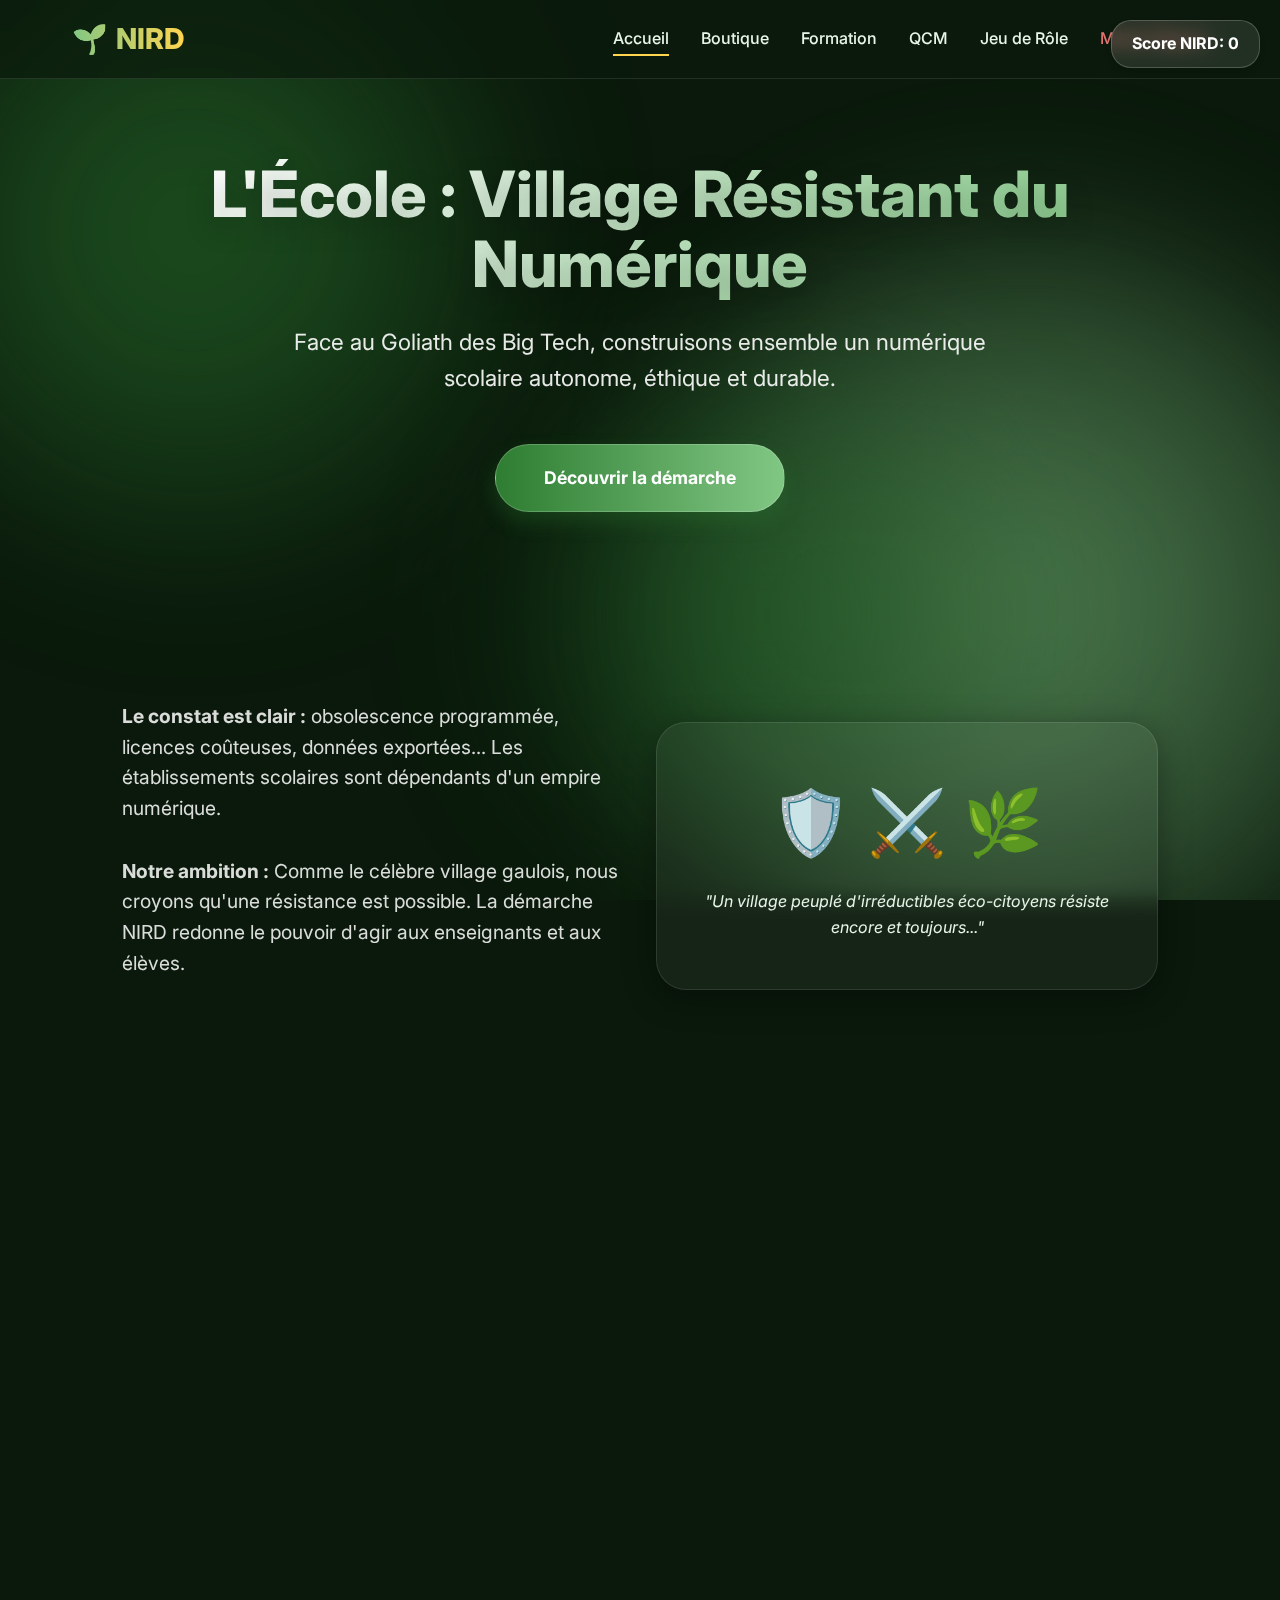
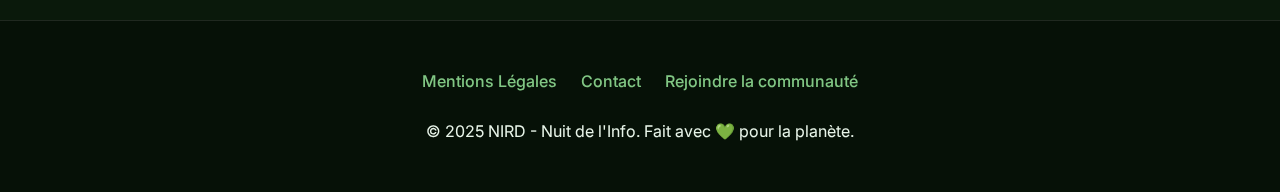
<file: index.html>
<!DOCTYPE html>
<html lang="fr">
	<head>
		<meta charset="UTF-8" />
		<meta name="viewport" content="width=device-width, initial-scale=1.0" />
		<title>NIRD - Numérique Inclusif, Responsable et Durable</title>
		<link rel="preconnect" href="https://fonts.googleapis.com" />
		<link rel="preconnect" href="https://fonts.gstatic.com" crossorigin />
		<link
			href="https://fonts.googleapis.com/css2?family=Inter:wght@400;500;700;800&display=swap"
			rel="stylesheet"
		/>
		<link rel="stylesheet" href="css/common.css" />
		<link rel="stylesheet" href="css/home.css" />
	</head>
	<body>
		<div class="background-blobs">
			<div class="blob blob-1"></div>
			<div class="blob blob-2"></div>
			<div class="blob blob-3"></div>
		</div>
		<header>
			<nav>
				<a href="index.html" class="logo"> <span>🌱</span> NIRD </a>
				<ul class="nav-links">
					<li><a href="index.html" class="active">Accueil</a></li>
					<li><a href="boutique.html">Boutique</a></li>
					<li><a href="formation.html">Formation</a></li>
					<li><a href="qcm.html">QCM</a></li>
					<li><a href="roleplay.html">Jeu de Rôle</a></li>
					<li><a href="degueu.html" style="color: #e57373">Mode Dégueu</a></li>
				</ul>
			</nav>
		</header>

		<section class="hero">
			<div class="hero-content">
				<h1>L'École : Village Résistant du Numérique</h1>
				<p>
					Face au Goliath des Big Tech, construisons ensemble un numérique
					scolaire autonome, éthique et durable.
				</p>
				<a href="#about" class="cta-button">Découvrir la démarche</a>
			</div>
		</section>

		<section id="about" class="about">
			<h2>Le Défi du Siècle</h2>
			<div class="about-grid">
				<div class="about-text">
					<p>
						<strong>Le constat est clair :</strong> obsolescence programmée,
						licences coûteuses, données exportées... Les établissements
						scolaires sont dépendants d'un empire numérique.
					</p>
					<p>
						<strong>Notre ambition :</strong> Comme le célèbre village gaulois,
						nous croyons qu'une résistance est possible. La démarche NIRD
						redonne le pouvoir d'agir aux enseignants et aux élèves.
					</p>
				</div>
				<div class="about-visual">
					<div style="font-size: 4rem; margin-bottom: 1rem">🛡️ ⚔️ 🌿</div>
					<p>
						<em
							>"Un village peuplé d'irréductibles éco-citoyens résiste encore et
							toujours..."</em
						>
					</p>
				</div>
			</div>
		</section>

		<section class="values">
			<div class="values-container">
				<h2 class="section-title">Les Piliers NIRD</h2>
				<div class="cards-grid">
					<div class="card">
						<h3>🤝 Inclusif</h3>
						<p>
							Un numérique accessible à tous, sans barrière financière ou
							technique. Le logiciel libre est notre allié pour garantir
							l'égalité des chances.
						</p>
					</div>
					<div class="card">
						<h3>🌍 Responsable</h3>
						<p>
							Protéger les données de nos élèves et former des citoyens
							éclairés, conscients des enjeux de la surveillance numérique.
						</p>
					</div>
					<div class="card">
						<h3>♻️ Durable</h3>
						<p>
							Lutter contre l'obsolescence matérielle. Réparer, réutiliser et
							choisir des solutions logicielles légères qui ne forcent pas au
							renouvellement.
						</p>
					</div>
				</div>
			</div>
		</section>

		<footer>
			<div class="footer-links">
				<a href="#">Mentions Légales</a>
				<a href="#">Contact</a>
				<a href="#">Rejoindre la communauté</a>
			</div>
			<p>&copy; 2025 NIRD - Nuit de l'Info. Fait avec 💚 pour la planète.</p>
		</footer>

		<script src="scripts/home.js"></script>
		<script src="scripts/global.js"></script>
	</body>
</html>
</file>
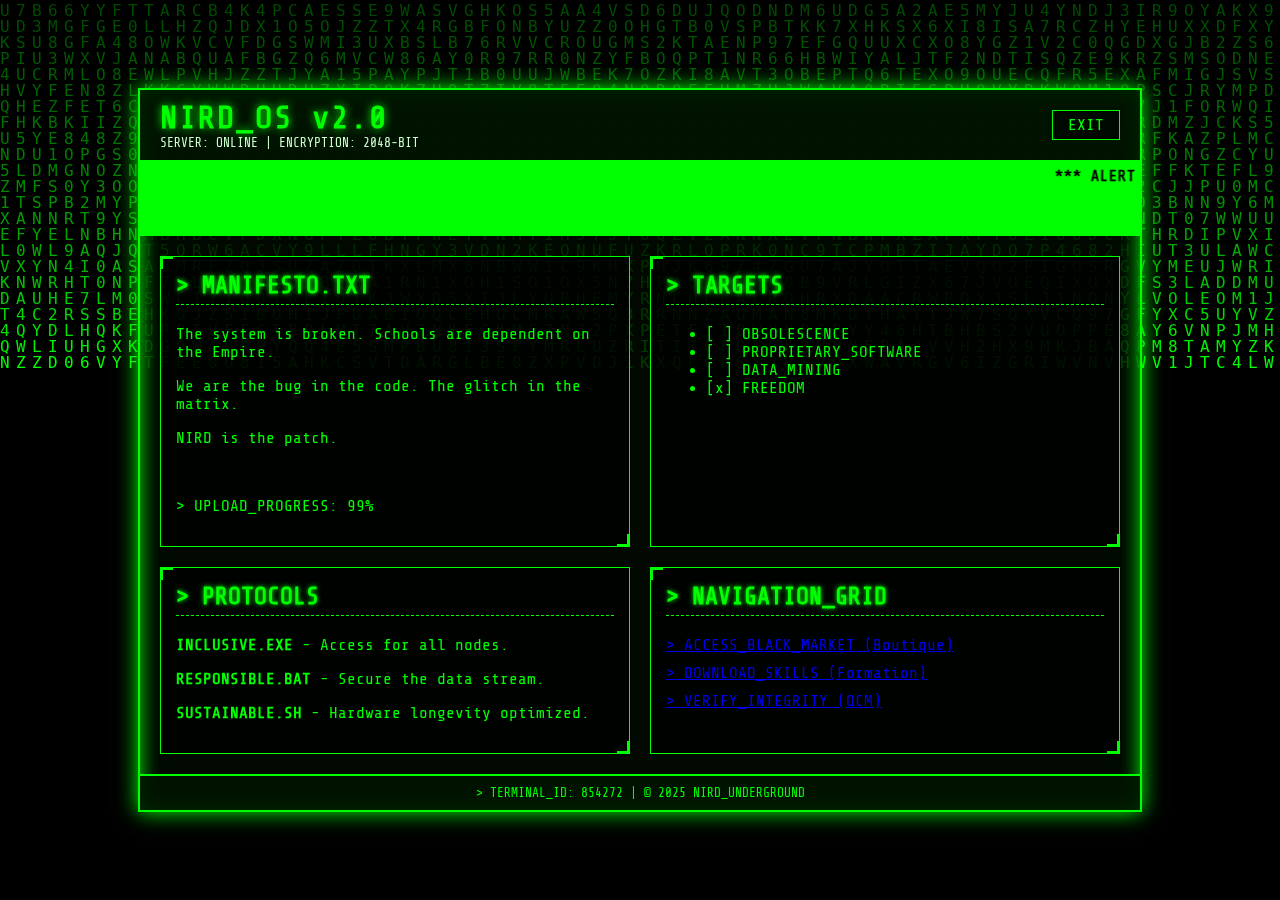
<file: degueu.html>
<!DOCTYPE html>
<html lang="fr">
<head>
    <meta charset="UTF-8">
    <meta name="viewport" content="width=device-width, initial-scale=1.0">
    <title>NIRD // SYSTEM_ROOT</title>
    <link rel="stylesheet" href="css/degueu.css">
</head>
<body>
    <canvas id="matrix"></canvas>

    <div class="mainframe">
        <header>
            <div>
                <h1>NIRD_OS v2.0</h1>
                <div class="status-bar">SERVER: ONLINE | ENCRYPTION: 2048-BIT</div>
            </div>
            <nav>
                <a href="home.html">EXIT</a>
            </nav>
        </header>

        <div class="marquee-container">
            <marquee scrollamount="10">*** ALERT: BIG TECH SURVEILLANCE DETECTED *** INITIATING COUNTER-MEASURES *** JOIN THE RESISTANCE *** FREE YOUR MIND ***</marquee>
        </div>

        <main>
            <div class="module">
                <h2>> MANIFESTO.TXT</h2>
                <p>The system is broken. Schools are dependent on the Empire.</p>
                <p>We are the bug in the code. The glitch in the matrix.</p>
                <p>NIRD is the patch.</p>
                <br>
                <p class="glitch">> UPLOAD_PROGRESS: 99%</p>
            </div>

            <div class="module">
                <h2>> TARGETS</h2>
                <ul>
                    <li>[ ] OBSOLESCENCE</li>
                    <li>[ ] PROPRIETARY_SOFTWARE</li>
                    <li>[ ] DATA_MINING</li>
                    <li>[x] FREEDOM</li>
                </ul>
            </div>

            <div class="module">
                <h2>> PROTOCOLS</h2>
                <p><strong>INCLUSIVE.EXE</strong> - Access for all nodes.</p>
                <p><strong>RESPONSIBLE.BAT</strong> - Secure the data stream.</p>
                <p><strong>SUSTAINABLE.SH</strong> - Hardware longevity optimized.</p>
            </div>

            <div class="module">
                <h2>> NAVIGATION_GRID</h2>
                <div style="display: grid; gap: 10px;">
                    <a href="boutique.html">> ACCESS_BLACK_MARKET (Boutique)</a>
                    <a href="formation.html">> DOWNLOAD_SKILLS (Formation)</a>
                    <a href="qcm.html">> VERIFY_INTEGRITY (QCM)</a>
                </div>
            </div>
        </main>

        <footer>
            > TERMINAL_ID: <span id="term-id"></span> | © 2025 NIRD_UNDERGROUND
        </footer>
    </div>

    <script src="scripts/matrix.js"></script>
    <script>
        document.getElementById('term-id').innerText = Math.floor(Math.random() * 999999);
    </script>
</body>
</html>
</file>
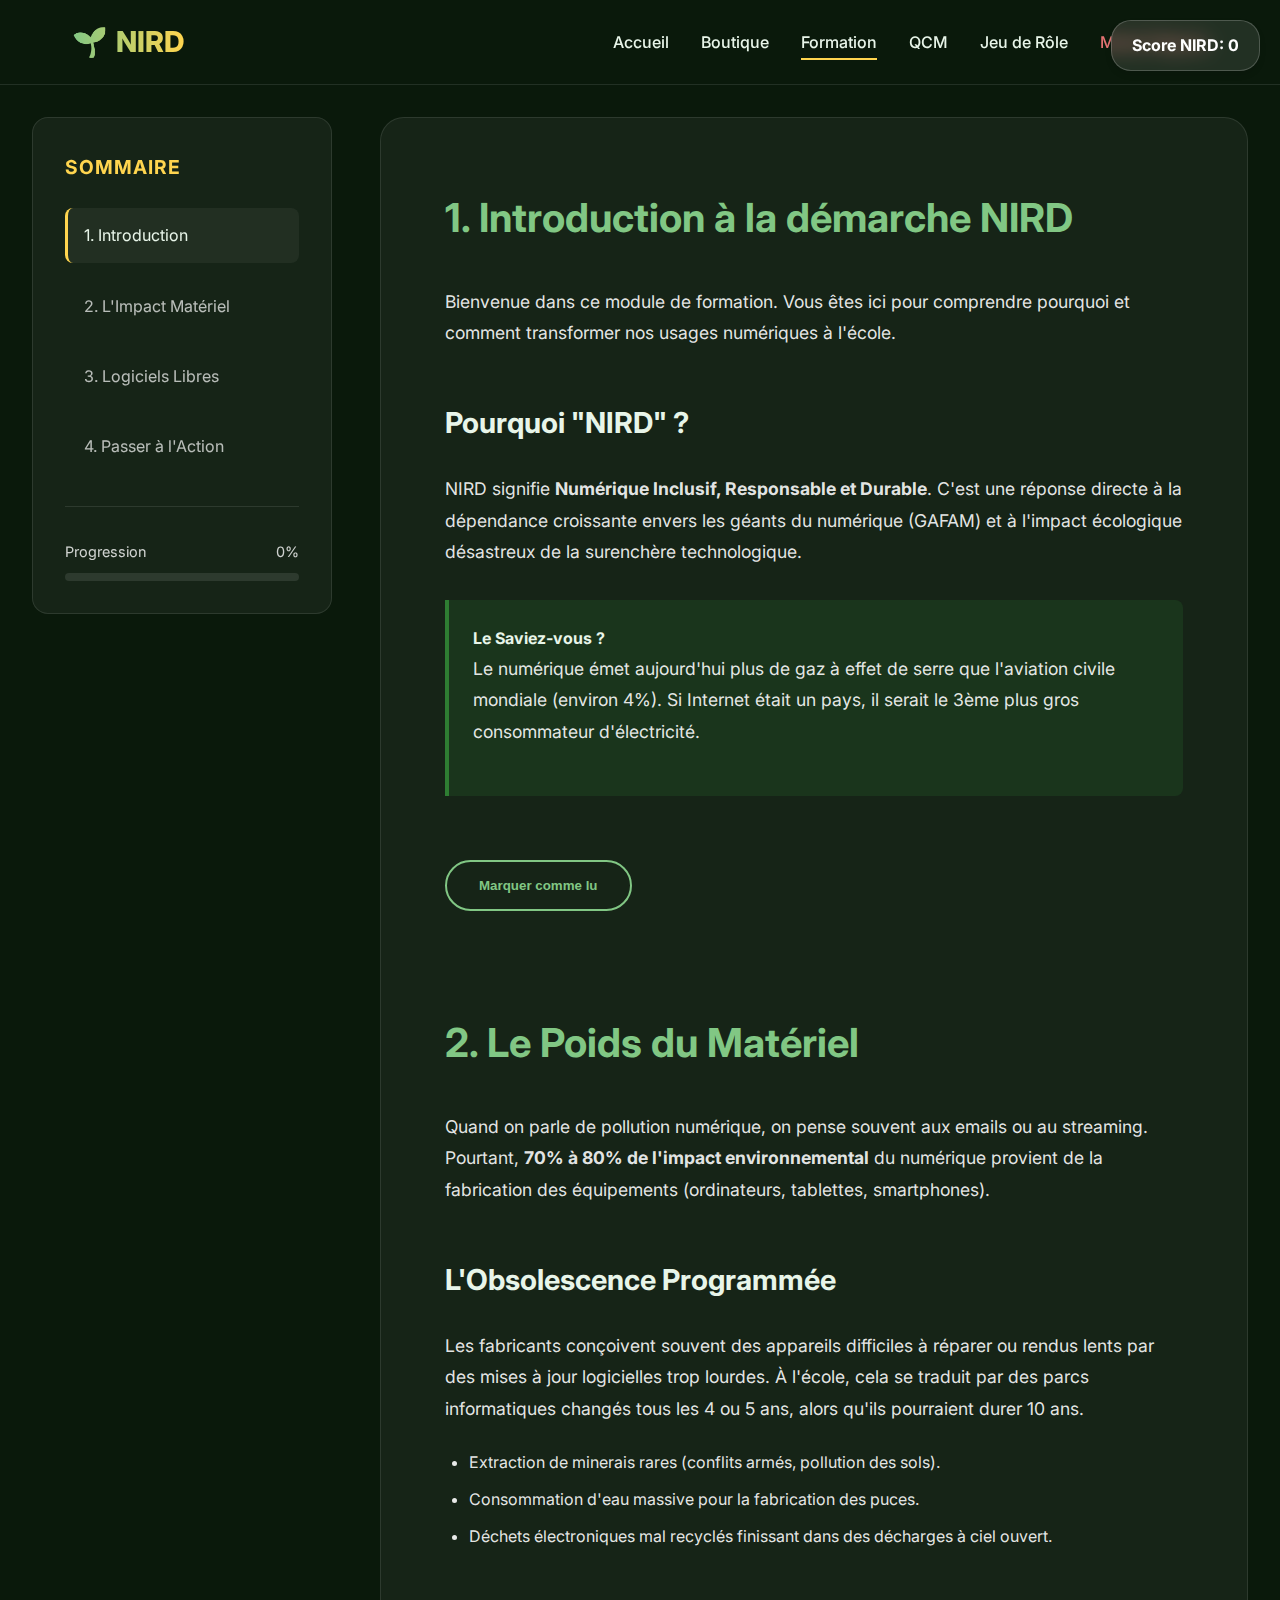
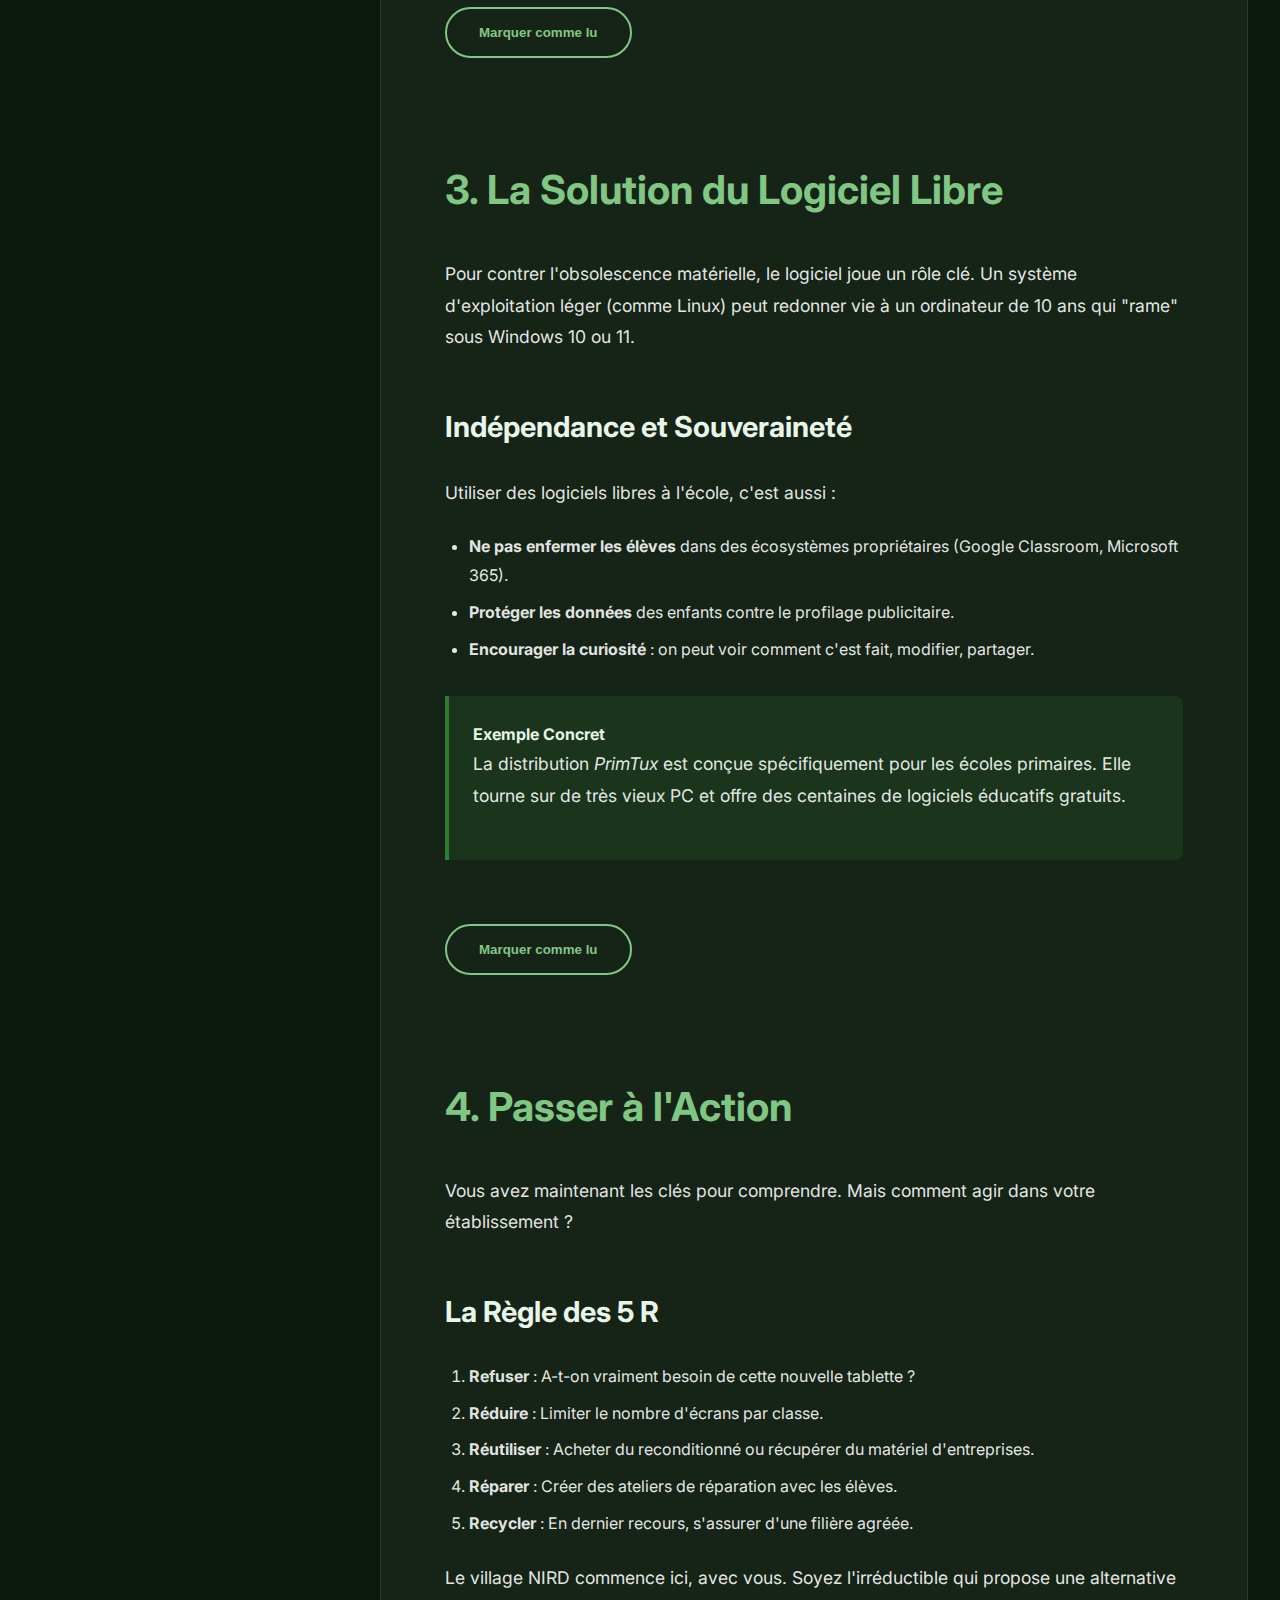
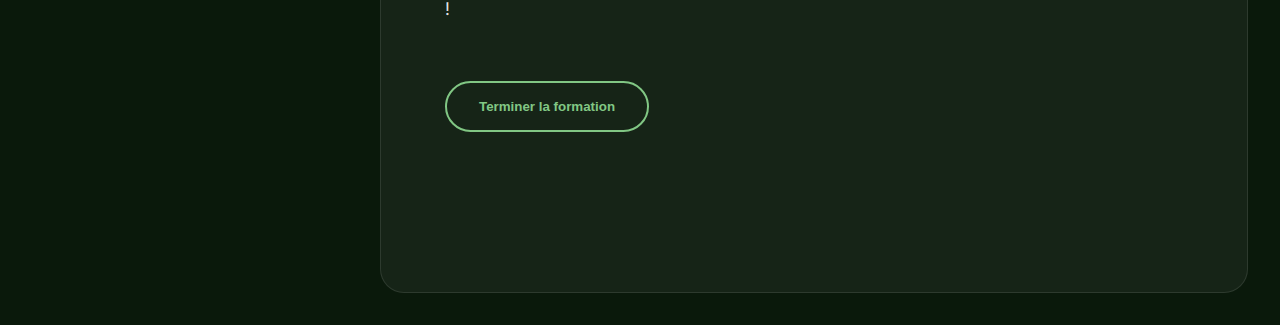
<file: formation.html>
<!DOCTYPE html>
<html lang="fr">
	<head>
		<meta charset="UTF-8" />
		<meta name="viewport" content="width=device-width, initial-scale=1.0" />
		<title>Formation NIRD - Devenir un Éco-Citoyen Numérique</title>
		<link rel="preconnect" href="https://fonts.googleapis.com" />
		<link rel="preconnect" href="https://fonts.gstatic.com" crossorigin />
		<link
			href="https://fonts.googleapis.com/css2?family=Inter:wght@400;500;700;800&display=swap"
			rel="stylesheet"
		/>
		<link rel="stylesheet" href="css/common.css" />
		<link rel="stylesheet" href="css/formation.css" />
	</head>
	<body>
		<header>
			<nav>
				<a href="home.html" class="logo"> <span>🌱</span> NIRD </a>
				<ul class="nav-links">
					<li><a href="home.html">Accueil</a></li>
					<li><a href="boutique.html">Boutique</a></li>
					<li><a href="formation.html" class="active">Formation</a></li>
					<li><a href="qcm.html">QCM</a></li>
					<li><a href="roleplay.html">Jeu de Rôle</a></li>
					<li><a href="degueu.html" style="color: #e57373">Mode Dégueu</a></li>
				</ul>
			</nav>
		</header>

		<div class="course-container">
			<!-- Sidebar Navigation -->
			<aside class="sidebar">
				<h3>Sommaire</h3>
				<ul class="chapter-list">
					<li>
						<a href="#intro" class="chapter-link active">1. Introduction</a>
					</li>
					<li>
						<a href="#materiel" class="chapter-link">2. L'Impact Matériel</a>
					</li>
					<li>
						<a href="#logiciel" class="chapter-link">3. Logiciels Libres</a>
					</li>
					<li>
						<a href="#action" class="chapter-link">4. Passer à l'Action</a>
					</li>
				</ul>

				<div class="progress-container">
					<div class="progress-label">
						<span>Progression</span>
						<span class="progress-text">0%</span>
					</div>
					<div class="progress-bar-bg">
						<div class="progress-bar-fill"></div>
					</div>
				</div>
			</aside>

			<!-- Main Content -->
			<main class="content-area">
				<section id="intro" class="chapter">
					<h1>1. Introduction à la démarche NIRD</h1>
					<p>
						Bienvenue dans ce module de formation. Vous êtes ici pour comprendre
						pourquoi et comment transformer nos usages numériques à l'école.
					</p>

					<h2>Pourquoi "NIRD" ?</h2>
					<p>
						NIRD signifie
						<strong>Numérique Inclusif, Responsable et Durable</strong>. C'est
						une réponse directe à la dépendance croissante envers les géants du
						numérique (GAFAM) et à l'impact écologique désastreux de la
						surenchère technologique.
					</p>

					<div class="highlight-box">
						<strong>Le Saviez-vous ?</strong>
						<p>
							Le numérique émet aujourd'hui plus de gaz à effet de serre que
							l'aviation civile mondiale (environ 4%). Si Internet était un
							pays, il serait le 3ème plus gros consommateur d'électricité.
						</p>
					</div>

					<button class="btn-complete" data-chapter="intro">
						Marquer comme lu
					</button>
				</section>

				<section id="materiel" class="chapter">
					<h1>2. Le Poids du Matériel</h1>
					<p>
						Quand on parle de pollution numérique, on pense souvent aux emails
						ou au streaming. Pourtant,
						<strong>70% à 80% de l'impact environnemental</strong> du numérique
						provient de la fabrication des équipements (ordinateurs, tablettes,
						smartphones).
					</p>

					<h2>L'Obsolescence Programmée</h2>
					<p>
						Les fabricants conçoivent souvent des appareils difficiles à réparer
						ou rendus lents par des mises à jour logicielles trop lourdes. À
						l'école, cela se traduit par des parcs informatiques changés tous
						les 4 ou 5 ans, alors qu'ils pourraient durer 10 ans.
					</p>

					<ul>
						<li>
							Extraction de minerais rares (conflits armés, pollution des sols).
						</li>
						<li>Consommation d'eau massive pour la fabrication des puces.</li>
						<li>
							Déchets électroniques mal recyclés finissant dans des décharges à
							ciel ouvert.
						</li>
					</ul>

					<button class="btn-complete" data-chapter="materiel">
						Marquer comme lu
					</button>
				</section>

				<section id="logiciel" class="chapter">
					<h1>3. La Solution du Logiciel Libre</h1>
					<p>
						Pour contrer l'obsolescence matérielle, le logiciel joue un rôle
						clé. Un système d'exploitation léger (comme Linux) peut redonner vie
						à un ordinateur de 10 ans qui "rame" sous Windows 10 ou 11.
					</p>

					<h2>Indépendance et Souveraineté</h2>
					<p>Utiliser des logiciels libres à l'école, c'est aussi :</p>
					<ul>
						<li>
							<strong>Ne pas enfermer les élèves</strong> dans des écosystèmes
							propriétaires (Google Classroom, Microsoft 365).
						</li>
						<li>
							<strong>Protéger les données</strong> des enfants contre le
							profilage publicitaire.
						</li>
						<li>
							<strong>Encourager la curiosité</strong> : on peut voir comment
							c'est fait, modifier, partager.
						</li>
					</ul>

					<div class="highlight-box">
						<strong>Exemple Concret</strong>
						<p>
							La distribution <em>PrimTux</em> est conçue spécifiquement pour
							les écoles primaires. Elle tourne sur de très vieux PC et offre
							des centaines de logiciels éducatifs gratuits.
						</p>
					</div>

					<button class="btn-complete" data-chapter="logiciel">
						Marquer comme lu
					</button>
				</section>

				<section id="action" class="chapter">
					<h1>4. Passer à l'Action</h1>
					<p>
						Vous avez maintenant les clés pour comprendre. Mais comment agir
						dans votre établissement ?
					</p>

					<h2>La Règle des 5 R</h2>
					<ol
						style="
							margin-left: 1.5rem;
							margin-bottom: 1.5rem;
							color: rgba(255, 255, 255, 0.9);
						"
					>
						<li>
							<strong>Refuser</strong> : A-t-on vraiment besoin de cette
							nouvelle tablette ?
						</li>
						<li>
							<strong>Réduire</strong> : Limiter le nombre d'écrans par classe.
						</li>
						<li>
							<strong>Réutiliser</strong> : Acheter du reconditionné ou
							récupérer du matériel d'entreprises.
						</li>
						<li>
							<strong>Réparer</strong> : Créer des ateliers de réparation avec
							les élèves.
						</li>
						<li>
							<strong>Recycler</strong> : En dernier recours, s'assurer d'une
							filière agréée.
						</li>
					</ol>

					<p>
						Le village NIRD commence ici, avec vous. Soyez l'irréductible qui
						propose une alternative !
					</p>

					<button class="btn-complete" data-chapter="action">
						Terminer la formation
					</button>
				</section>
			</main>
		</div>

		<script src="scripts/formation.js"></script>
		<script src="scripts/global.js"></script>
	</body>
</html>
</file>
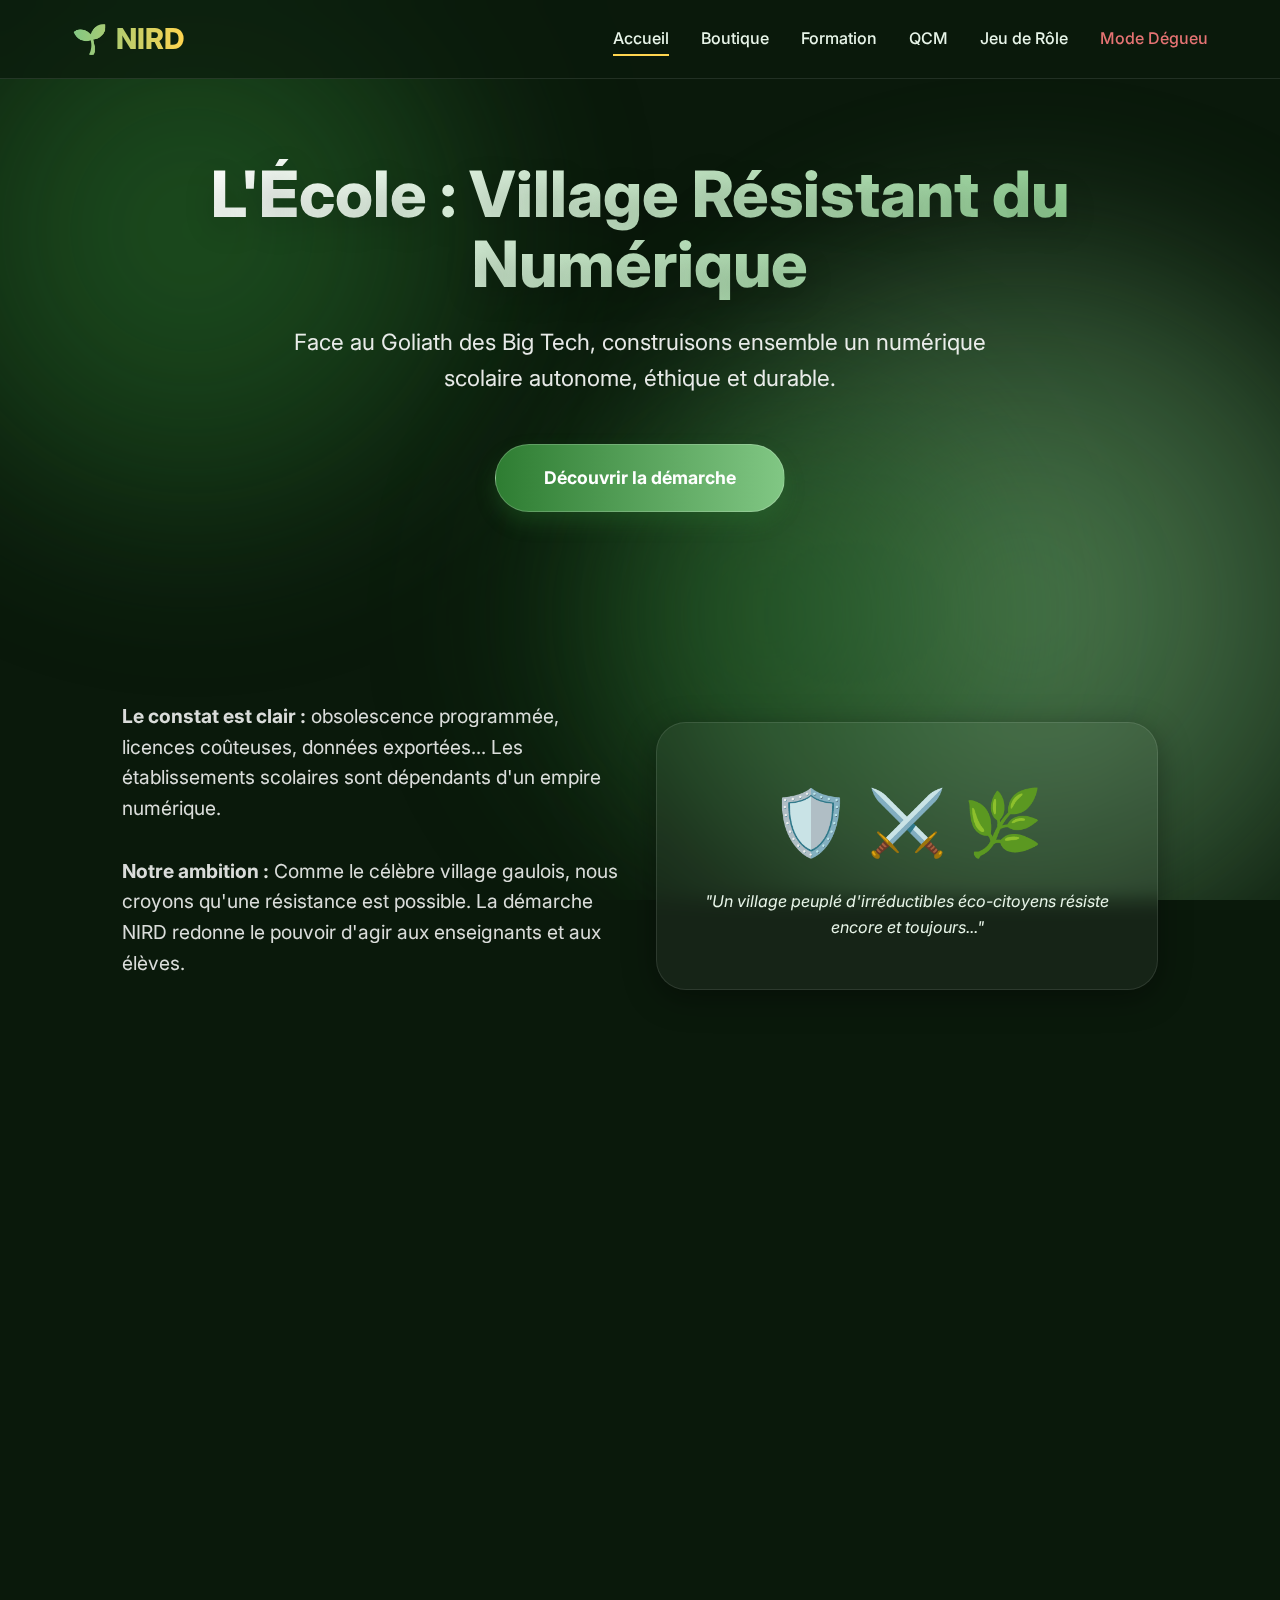
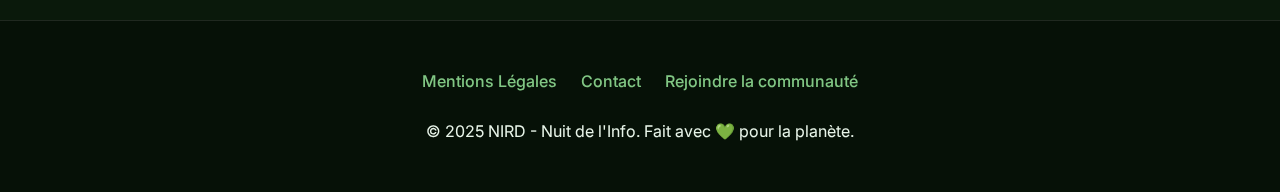
<file: home.html>
<!DOCTYPE html>
<html lang="fr">
	<head>
		<meta charset="UTF-8" />
		<meta name="viewport" content="width=device-width, initial-scale=1.0" />
		<title>NIRD - Numérique Inclusif, Responsable et Durable</title>
		<link rel="preconnect" href="https://fonts.googleapis.com" />
		<link rel="preconnect" href="https://fonts.gstatic.com" crossorigin />
		<link
			href="https://fonts.googleapis.com/css2?family=Inter:wght@400;500;700;800&display=swap"
			rel="stylesheet"
		/>
		<link rel="stylesheet" href="css/home.css" />
	</head>
	<body>
		<div class="background-blobs">
			<div class="blob blob-1"></div>
			<div class="blob blob-2"></div>
			<div class="blob blob-3"></div>
		</div>
		<header>
			<nav>
				<a href="home.html" class="logo"> <span>🌱</span> NIRD </a>
				<ul class="nav-links">
					<li><a href="home.html" class="active">Accueil</a></li>
					<li><a href="boutique.html">Boutique</a></li>
					<li><a href="formation.html">Formation</a></li>
					<li><a href="qcm.html">QCM</a></li>
					<li><a href="roleplay.html">Jeu de Rôle</a></li>
					<li><a href="degueu.html" style="color: #e57373">Mode Dégueu</a></li>
				</ul>
			</nav>
		</header>

		<section class="hero">
			<div class="hero-content">
				<h1>L'École : Village Résistant du Numérique</h1>
				<p>
					Face au Goliath des Big Tech, construisons ensemble un numérique
					scolaire autonome, éthique et durable.
				</p>
				<a href="#about" class="cta-button">Découvrir la démarche</a>
			</div>
		</section>

		<section id="about" class="about">
			<h2>Le Défi du Siècle</h2>
			<div class="about-grid">
				<div class="about-text">
					<p>
						<strong>Le constat est clair :</strong> obsolescence programmée,
						licences coûteuses, données exportées... Les établissements
						scolaires sont dépendants d'un empire numérique.
					</p>
					<p>
						<strong>Notre ambition :</strong> Comme le célèbre village gaulois,
						nous croyons qu'une résistance est possible. La démarche NIRD
						redonne le pouvoir d'agir aux enseignants et aux élèves.
					</p>
				</div>
				<div class="about-visual">
					<!-- Placeholder for an illustration -->
					<div style="font-size: 4rem; margin-bottom: 1rem">🛡️ ⚔️ 🌿</div>
					<p>
						<em
							>"Un village peuplé d'irréductibles éco-citoyens résiste encore et
							toujours..."</em
						>
					</p>
				</div>
			</div>
		</section>

		<section class="values">
			<div class="values-container">
				<h2 class="section-title">Les Piliers NIRD</h2>
				<div class="cards-grid">
					<div class="card">
						<h3>🤝 Inclusif</h3>
						<p>
							Un numérique accessible à tous, sans barrière financière ou
							technique. Le logiciel libre est notre allié pour garantir
							l'égalité des chances.
						</p>
					</div>
					<div class="card">
						<h3>🌍 Responsable</h3>
						<p>
							Protéger les données de nos élèves et former des citoyens
							éclairés, conscients des enjeux de la surveillance numérique.
						</p>
					</div>
					<div class="card">
						<h3>♻️ Durable</h3>
						<p>
							Lutter contre l'obsolescence matérielle. Réparer, réutiliser et
							choisir des solutions logicielles légères qui ne forcent pas au
							renouvellement.
						</p>
					</div>
				</div>
			</div>
		</section>

		<footer>
			<div class="footer-links">
				<a href="#">Mentions Légales</a>
				<a href="#">Contact</a>
				<a href="#">Rejoindre la communauté</a>
			</div>
			<p>&copy; 2025 NIRD - Nuit de l'Info. Fait avec 💚 pour la planète.</p>
		</footer>

		<script src="scripts/home.js"></script>
	</body>
</html>
</file>
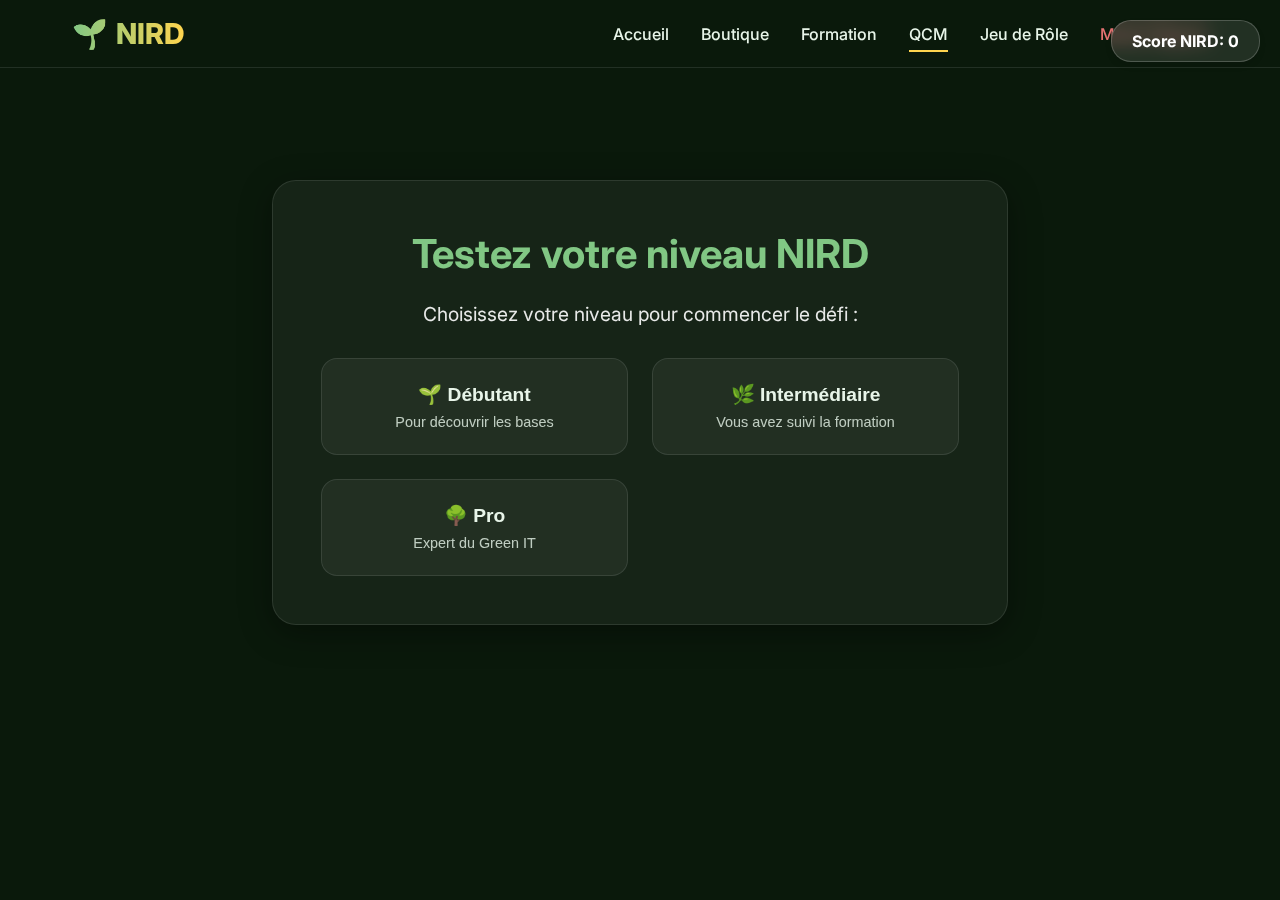
<file: qcm.html>
<!DOCTYPE html>
<html lang="fr">
<head>
    <meta charset="UTF-8">
    <meta name="viewport" content="width=device-width, initial-scale=1.0">
    <title>QCM NIRD - Testez vos connaissances</title>
    <link rel="preconnect" href="https://fonts.googleapis.com">
    <link rel="preconnect" href="https://fonts.gstatic.com" crossorigin>
    <link href="https://fonts.googleapis.com/css2?family=Inter:wght@400;500;700;800&display=swap" rel="stylesheet">
    <link rel="stylesheet" href="css/common.css">
    <link rel="stylesheet" href="css/qcm.css">
</head>
<body>
    <div class="background-blobs">
        <div class="blob blob-1"></div>
        <div class="blob blob-2"></div>
        <div class="blob blob-3"></div>
    </div>

    <header>
        <nav>
            <a href="home.html" class="logo">
                <span>🌱</span> NIRD
            </a>
            <ul class="nav-links">
                <li><a href="home.html">Accueil</a></li>
                <li><a href="boutique.html">Boutique</a></li>
                <li><a href="formation.html">Formation</a></li>
                <li><a href="qcm.html" class="active">QCM</a></li>
                <li><a href="roleplay.html">Jeu de Rôle</a></li>
                <li><a href="degueu.html" style="color: #e57373;">Mode Dégueu</a></li>
            </ul>
        </nav>
    </header>

    <div class="quiz-container">
        
        <!-- Intro Card -->
        <div id="intro-card" class="quiz-card">
            <h1 class="quiz-title">Testez votre niveau NIRD</h1>
            <p class="quiz-description">Choisissez votre niveau pour commencer le défi :</p>
            
            <div class="level-selection">
                <button class="btn-level" data-level="debutant">
                    🌱 Débutant
                    <span class="level-desc">Pour découvrir les bases</span>
                </button>
                <button class="btn-level" data-level="intermediaire">
                    🌿 Intermédiaire
                    <span class="level-desc">Vous avez suivi la formation</span>
                </button>
                <button class="btn-level" data-level="pro">
                    🌳 Pro
                    <span class="level-desc">Expert du Green IT</span>
                </button>
            </div>
        </div>

        <!-- Question Card -->
        <div id="question-card" class="quiz-card question-container">
            <div class="question-header">
                <span>Question <span id="current-question">1</span>/<span id="total-questions">5</span></span>
                <span>Niveau : Apprenti</span>
            </div>
            
            <h2 id="question-text" class="question-text">Question goes here...</h2>
            
            <div id="options-container" class="options-grid">
                <!-- Options injected by JS -->
            </div>

            <div id="feedback" class="feedback">
                <h4 id="feedback-title">Correct !</h4>
                <p id="feedback-text">Explanation goes here.</p>
            </div>

            <div style="text-align: right; margin-top: 2rem;">
                <button id="next-btn" class="btn-next" style="display: none;">Suivant ➜</button>
            </div>
        </div>

        <!-- Results Card -->
        <div id="results-card" class="quiz-card results-container">
            <h1 class="quiz-title">Résultats</h1>
            <div class="score-circle">
                <span id="score-display">0/5</span>
            </div>
            <p id="results-message" class="results-message">Message...</p>
            <button id="restart-btn" class="btn-restart">Recommencer</button>
        </div>

    </div>

    <script src="scripts/qcm.js"></script>
    <script src="scripts/global.js"></script>
</body>
</html>
</file>
<file: css/common.css>
/* Common site variables */
:root {
    --primary-color: #2E7D32;
    --secondary-color: #81C784;
    --accent-color: #FFD54F;
    --bg-color: #0a190b;
    --text-color: #e8f5e9;
    --glass-bg: rgba(255, 255, 255, 0.05);
    --glass-border: rgba(255, 255, 255, 0.1);
    --glass-shadow: 0 8px 32px 0 rgba(0, 0, 0, 0.37);
    --font-main: 'Inter', system-ui, -apple-system, sans-serif;
}

/* Base reset */
* {
    margin: 0;
    padding: 0;
    box-sizing: border-box;
}

body {
    font-family: var(--font-main);
    background-color: var(--bg-color);
    color: var(--text-color);
}

/* Shared Header (Glassmorphism) */
header {
    background: rgba(10, 25, 11, 0.7);
    backdrop-filter: blur(12px);
    -webkit-backdrop-filter: blur(12px);
    border-bottom: 1px solid var(--glass-border);
    position: sticky;
    top: 0;
    z-index: 1000;
    transition: all 0.3s ease;
}

nav {
    max-width: 1200px;
    margin: 0 auto;
    padding: 1rem 2rem;
    display: flex;
    justify-content: space-between;
    align-items: center;
}

.logo {
    font-size: 1.8rem;
    font-weight: 800;
    background: linear-gradient(to right, var(--secondary-color), var(--accent-color));
    -webkit-background-clip: text;
    background-clip: text;
    color: transparent;
    text-decoration: none;
    display: flex;
    align-items: center;
    gap: 0.5rem;
}

.nav-links {
    display: flex;
    gap: 2rem;
    list-style: none;
}

.nav-links a {
    text-decoration: none;
    color: var(--text-color);
    font-weight: 500;
    position: relative;
    padding: 0.5rem 0;
    transition: color 0.3s ease;
}

.nav-links a::after {
    content: '';
    position: absolute;
    bottom: 0;
    left: 0;
    width: 0;
    height: 2px;
    background: var(--accent-color);
    transition: width 0.3s ease;
}

.nav-links a:hover::after,
.nav-links a.active::after {
    width: 100%;
}

.nav-links a:hover {
    color: var(--accent-color);
}

/* Responsive: hide links on small screens (simple version) */
@media (max-width: 768px) {
    .nav-links { display: none; }
}
</file>
<file: css/home.css>
:root {
    --primary-color: #2E7D32;
    --secondary-color: #81C784;
    --accent-color: #FFD54F;
    --bg-color: #0a190b;
    --text-color: #e8f5e9;
    --glass-bg: rgba(255, 255, 255, 0.05);
    --glass-border: rgba(255, 255, 255, 0.1);
    --glass-shadow: 0 8px 32px 0 rgba(0, 0, 0, 0.37);
    --font-main: 'Inter', system-ui, -apple-system, sans-serif;
}

* {
    margin: 0;
    padding: 0;
    box-sizing: border-box;
}

body {
    font-family: var(--font-main);
    background-color: var(--bg-color);
    color: var(--text-color);
    line-height: 1.6;
    overflow-x: hidden;
    min-height: 100vh;
}

/* Animated Background */
.background-blobs {
    position: fixed;
    top: 0;
    left: 0;
    width: 100%;
    height: 100%;
    z-index: -1;
    overflow: hidden;
    pointer-events: none;
}

.blob {
    position: absolute;
    border-radius: 50%;
    filter: blur(80px);
    opacity: 0.6;
    animation: float 20s infinite alternate;
}

.blob-1 {
    top: -10%;
    left: -10%;
    width: 50vw;
    height: 50vw;
    background: radial-gradient(circle, var(--primary-color), transparent);
    animation-delay: 0s;
}

.blob-2 {
    bottom: -10%;
    right: -10%;
    width: 60vw;
    height: 60vw;
    background: radial-gradient(circle, var(--secondary-color), transparent);
    animation-delay: -5s;
}

.blob-3 {
    top: 40%;
    left: 40%;
    width: 40vw;
    height: 40vw;
    background: radial-gradient(circle, #1b5e20, transparent);
    animation-delay: -10s;
}

@keyframes float {
    0% {
        transform: translate(0, 0) rotate(0deg);
    }

    100% {
        transform: translate(50px, 50px) rotate(10deg);
    }
}

/* Header - Glassmorphism */
header {
    background: rgba(10, 25, 11, 0.7);
    backdrop-filter: blur(12px);
    -webkit-backdrop-filter: blur(12px);
    border-bottom: 1px solid var(--glass-border);
    position: sticky;
    top: 0;
    z-index: 1000;
    transition: all 0.3s ease;
}

nav {
    max-width: 1200px;
    margin: 0 auto;
    padding: 1rem 2rem;
    display: flex;
    justify-content: space-between;
    align-items: center;
}

.logo {
    font-size: 1.8rem;
    font-weight: 800;
    background: linear-gradient(to right, var(--secondary-color), var(--accent-color));
    -webkit-background-clip: text;
    background-clip: text;
    color: transparent;
    text-decoration: none;
    display: flex;
    align-items: center;
    gap: 0.5rem;
}

.nav-links {
    display: flex;
    gap: 2rem;
    list-style: none;
}

.nav-links a {
    text-decoration: none;
    color: var(--text-color);
    font-weight: 500;
    position: relative;
    padding: 0.5rem 0;
    transition: color 0.3s ease;
}

.nav-links a::after {
    content: '';
    position: absolute;
    bottom: 0;
    left: 0;
    width: 0;
    height: 2px;
    background: var(--accent-color);
    transition: width 0.3s ease;
}

.nav-links a:hover::after,
.nav-links a.active::after {
    width: 100%;
}

.nav-links a:hover {
    color: var(--accent-color);
}

/* Hero Section */
.hero {
    padding: 5rem 2rem 2rem;
    text-align: center;
    position: relative;
}

.hero-content {
    max-width: 900px;
    margin: 0 auto;
    position: relative;
    z-index: 1;
}

.hero h1 {
    font-size: 4rem;
    margin-bottom: 1.5rem;
    line-height: 1.1;
    font-weight: 800;
    background: linear-gradient(135deg, #ffffff 0%, var(--secondary-color) 100%);
    -webkit-background-clip: text;
    background-clip: text;
    color: transparent;
    text-shadow: 0 10px 30px rgba(0, 0, 0, 0.2);
}

.hero p {
    font-size: 1.4rem;
    margin-bottom: 3rem;
    color: rgba(255, 255, 255, 0.9);
    max-width: 700px;
    margin-left: auto;
    margin-right: auto;
}

.cta-button {
    display: inline-block;
    background: linear-gradient(90deg, var(--primary-color), var(--secondary-color));
    color: white;
    padding: 1.2rem 3rem;
    border-radius: 50px;
    text-decoration: none;
    font-weight: 700;
    font-size: 1.1rem;
    box-shadow: 0 10px 20px rgba(46, 125, 50, 0.3);
    transition: all 0.3s ease;
    border: 1px solid rgba(255, 255, 255, 0.2);
}

.cta-button:hover {
    transform: translateY(-5px) scale(1.05);
    box-shadow: 0 15px 30px rgba(46, 125, 50, 0.5);
}

/* About Section */
.about {
    padding: 3rem 2rem;
    max-width: 1100px;
    margin: 0 auto;
}

.about h2 {
    font-size: 3rem;
    text-align: center;
    margin-bottom: 2rem;
    background: linear-gradient(to right, var(--white), var(--secondary-color));
    -webkit-background-clip: text;
    background-clip: text;
    color: transparent;
}

.about-grid {
    display: grid;
    grid-template-columns: 1fr 1fr;
    gap: 2rem;
    align-items: center;
}

.about-text p {
    margin-bottom: 2rem;
    font-size: 1.2rem;
    color: rgba(255, 255, 255, 0.85);
}

.about-visual {
    background: var(--glass-bg);
    backdrop-filter: blur(10px);
    border: 1px solid var(--glass-border);
    padding: 3rem;
    border-radius: 30px;
    text-align: center;
    box-shadow: var(--glass-shadow);
    transform: perspective(1000px) rotateY(-5deg);
    transition: transform 0.5s ease;
}

.about-visual:hover {
    transform: perspective(1000px) rotateY(0deg) scale(1.02);
}

/* Values Section */
.values {
    padding: 3rem 2rem;
}

.values-container {
    max-width: 1200px;
    margin: 0 auto;
}

.section-title {
    text-align: center;
    font-size: 3rem;
    margin-bottom: 3rem;
    background: linear-gradient(to right, var(--white), var(--secondary-color));
    -webkit-background-clip: text;
    background-clip: text;
    color: transparent;
}

.cards-grid {
    display: grid;
    grid-template-columns: repeat(auto-fit, minmax(320px, 1fr));
    gap: 1.5rem;
    perspective: 1000px;
}

.card {
    background: var(--glass-bg);
    backdrop-filter: blur(10px);
    border: 1px solid var(--glass-border);
    padding: 3rem;
    border-radius: 24px;
    box-shadow: var(--glass-shadow);
    transition: all 0.1s ease;
    transform-style: preserve-3d;
}

.card-content {
    transform: translateZ(20px);
    /* Pop out effect */
}

.card h3 {
    color: var(--accent-color);
    font-size: 1.8rem;
    margin-bottom: 1.5rem;
}

.card p {
    color: rgba(255, 255, 255, 0.8);
    font-size: 1.1rem;
}

/* Footer */
footer {
    background: rgba(0, 0, 0, 0.3);
    backdrop-filter: blur(10px);
    border-top: 1px solid var(--glass-border);
    padding: 3rem 2rem;
    text-align: center;
    margin-top: 2rem;
}

.footer-links {
    display: flex;
    justify-content: center;
    gap: 1.5rem;
    margin-bottom: 1.5rem;
}

.footer-links a {
    color: var(--secondary-color);
    text-decoration: none;
    font-weight: 500;
    transition: color 0.3s ease;
}

.footer-links a:hover {
    color: var(--accent-color);
}

/* Responsive */
@media (max-width: 768px) {
    .nav-links {
        display: none;
    }

    .hero h1 {
        font-size: 2.5rem;
    }

    .about-grid {
        grid-template-columns: 1fr;
        gap: 1.5rem;
    }

    .about-visual {
        transform: none;
    }
}
</file>
<file: css/degueu.css>
@import url('https://fonts.googleapis.com/css2?family=Share+Tech+Mono&display=swap');

body {
    margin: 0;
    padding: 0;
    background-color: #000;
    color: #0f0;
    font-family: 'Share Tech Mono', monospace;
    overflow: hidden;
}

#matrix {
    position: fixed;
    top: 0;
    left: 0;
    z-index: -1;
}

.mainframe {
    position: absolute;
    top: 50%;
    left: 50%;
    transform: translate(-50%, -50%);
    width: 90%;
    max-width: 1000px;
    height: 80vh;
    background: rgba(0, 10, 0, 0.8);
    border: 2px solid #0f0;
    box-shadow: 0 0 20px #0f0, inset 0 0 20px #0f0;
    display: grid;
    grid-template-rows: auto 1fr auto;
    overflow: hidden;
}

header {
    border-bottom: 2px solid #0f0;
    padding: 10px 20px;
    display: flex;
    justify-content: space-between;
    align-items: center;
    background: rgba(0, 20, 0, 0.9);
}

h1 {
    margin: 0;
    font-size: 2rem;
    text-shadow: 0 0 10px #0f0;
    letter-spacing: 2px;
}

.status-bar {
    font-size: 0.8rem;
    color: #cfc;
}

nav {
    display: flex;
    gap: 20px;
}

nav a {
    color: #0f0;
    text-decoration: none;
    border: 1px solid #0f0;
    padding: 5px 15px;
    text-transform: uppercase;
    transition: all 0.3s;
    background: rgba(0, 0, 0, 0.5);
}

nav a:hover {
    background: #0f0;
    color: #000;
    box-shadow: 0 0 15px #0f0;
}

main {
    padding: 20px;
    overflow-y: auto;
    display: grid;
    grid-template-columns: 1fr 1fr;
    gap: 20px;
}

main::-webkit-scrollbar {
    width: 10px;
}

main::-webkit-scrollbar-track {
    background: #000;
    border-left: 1px solid #0f0;
}

main::-webkit-scrollbar-thumb {
    background: #0f0;
}

.module {
    border: 1px solid #0f0;
    padding: 15px;
    background: rgba(0, 0, 0, 0.7);
    position: relative;
}

.module::before {
    content: '';
    position: absolute;
    top: 0;
    left: 0;
    width: 10px;
    height: 10px;
    border-top: 2px solid #0f0;
    border-left: 2px solid #0f0;
}

.module::after {
    content: '';
    position: absolute;
    bottom: 0;
    right: 0;
    width: 10px;
    height: 10px;
    border-bottom: 2px solid #0f0;
    border-right: 2px solid #0f0;
}

.module h2 {
    margin-top: 0;
    border-bottom: 1px dashed #0f0;
    padding-bottom: 5px;
    text-shadow: 0 0 5px #0f0;
}

.glitch {
    animation: glitch 1s linear infinite;
}

@keyframes glitch {

    2%,
    64% {
        transform: translate(2px, 0) skew(0deg);
    }

    4%,
    60% {
        transform: translate(-2px, 0) skew(0deg);
    }

    62% {
        transform: translate(0, 0) skew(5deg);
    }
}

.marquee-container {
    background: #0f0;
    color: #000;
    padding: 5px;
    font-weight: bold;
    overflow: hidden;
    white-space: nowrap;
}

footer {
    border-top: 2px solid #0f0;
    padding: 10px;
    text-align: center;
    font-size: 0.8rem;
    background: rgba(0, 20, 0, 0.9);
}
</file>
<file: css/formation.css>
* {
    margin: 0;
    padding: 0;
    box-sizing: border-box;
}

body {
    font-family: var(--font-main);
    background-color: var(--bg-color);
    color: var(--text-color);
    line-height: 1.8;
    overflow-x: hidden;
}

/* Layout Grid */
.course-container {
    display: grid;
    grid-template-columns: 300px 1fr;
    max-width: 1400px;
    margin: 2rem auto;
    gap: 3rem;
    padding: 0 2rem;
    min-height: 80vh;
}

/* Sidebar */
.sidebar {
    position: sticky;
    top: 100px;
    height: fit-content;
    background: var(--glass-bg);
    border: 1px solid var(--glass-border);
    border-radius: 16px;
    padding: 2rem;
}

.sidebar h3 {
    color: var(--accent-color);
    margin-bottom: 1.5rem;
    font-size: 1.2rem;
    text-transform: uppercase;
    letter-spacing: 1px;
}

.chapter-list {
    list-style: none;
}

.chapter-list li {
    margin-bottom: 1rem;
}

.chapter-link {
    display: block;
    padding: 0.8rem 1rem;
    border-radius: 8px;
    text-decoration: none;
    color: rgba(255, 255, 255, 0.7);
    transition: all 0.3s ease;
    border-left: 3px solid transparent;
}

.chapter-link:hover,
.chapter-link.active {
    background: rgba(255, 255, 255, 0.05);
    color: var(--white);
    border-left-color: var(--accent-color);
}

.progress-container {
    margin-top: 2rem;
    padding-top: 2rem;
    border-top: 1px solid var(--glass-border);
}

.progress-label {
    display: flex;
    justify-content: space-between;
    margin-bottom: 0.5rem;
    font-size: 0.9rem;
    color: rgba(255, 255, 255, 0.8);
}

.progress-bar-bg {
    width: 100%;
    height: 8px;
    background: rgba(255, 255, 255, 0.1);
    border-radius: 4px;
    overflow: hidden;
}

.progress-bar-fill {
    height: 100%;
    background: var(--primary-color);
    width: 0%;
    transition: width 0.3s ease;
}

/* Main Content */
.content-area {
    background: var(--glass-bg);
    border: 1px solid var(--glass-border);
    border-radius: 24px;
    padding: 4rem;
}

.chapter {
    margin-bottom: 6rem;
    scroll-margin-top: 120px;
}

.chapter h1 {
    font-size: 2.5rem;
    color: var(--secondary-color);
    margin-bottom: 2rem;
}

.chapter h2 {
    font-size: 1.8rem;
    color: var(--white);
    margin-top: 3rem;
    margin-bottom: 1.5rem;
}

.chapter p {
    margin-bottom: 1.5rem;
    font-size: 1.1rem;
    color: rgba(255, 255, 255, 0.9);
}

.chapter ul {
    margin-bottom: 1.5rem;
    padding-left: 1.5rem;
    color: rgba(255, 255, 255, 0.9);
}

.chapter li {
    margin-bottom: 0.5rem;
}

.highlight-box {
    background: rgba(46, 125, 50, 0.2);
    border-left: 4px solid var(--primary-color);
    padding: 1.5rem;
    margin: 2rem 0;
    border-radius: 0 8px 8px 0;
}

.btn-complete {
    display: inline-block;
    margin-top: 2rem;
    padding: 1rem 2rem;
    background: transparent;
    border: 2px solid var(--secondary-color);
    color: var(--secondary-color);
    border-radius: 50px;
    cursor: pointer;
    font-weight: 600;
    transition: all 0.3s ease;
}

.btn-complete:hover {
    background: var(--secondary-color);
    color: var(--bg-color);
}

.btn-complete.completed {
    background: var(--primary-color);
    border-color: var(--primary-color);
    color: white;
    cursor: default;
}

/* Responsive */
@media (max-width: 900px) {
    .course-container {
        grid-template-columns: 1fr;
    }

    .sidebar {
        position: static;
        margin-bottom: 2rem;
    }

    .content-area {
        padding: 2rem;
    }
}
</file>
<file: css/qcm.css>
.quiz-container {
    max-width: 800px;
    margin: 4rem auto;
    padding: 0 2rem;
    min-height: 60vh;
    display: flex;
    flex-direction: column;
    justify-content: center;
}

/* Intro Card */
.quiz-card {
    background: var(--glass-bg);
    backdrop-filter: blur(12px);
    border: 1px solid var(--glass-border);
    border-radius: 24px;
    padding: 3rem;
    box-shadow: var(--glass-shadow);
    text-align: center;
    animation: fadeIn 0.5s ease-out;
}

@keyframes fadeIn {
    from {
        opacity: 0;
        transform: translateY(20px);
    }

    to {
        opacity: 1;
        transform: translateY(0);
    }
}

.quiz-title {
    font-size: 2.5rem;
    color: var(--secondary-color);
    margin-bottom: 1.5rem;
}

.quiz-description {
    font-size: 1.2rem;
    color: rgba(255, 255, 255, 0.9);
    margin-bottom: 2rem;
}

/* Level Selection */
.level-selection {
    display: grid;
    grid-template-columns: repeat(auto-fit, minmax(200px, 1fr));
    gap: 1.5rem;
    margin-top: 2rem;
}

.btn-level {
    background: rgba(255, 255, 255, 0.05);
    border: 1px solid var(--glass-border);
    padding: 1.5rem;
    border-radius: 16px;
    color: var(--white);
    cursor: pointer;
    transition: all 0.3s ease;
    display: flex;
    flex-direction: column;
    align-items: center;
    gap: 0.5rem;
    font-size: 1.2rem;
    font-weight: 700;
}

.btn-level:hover {
    background: rgba(46, 125, 50, 0.2);
    border-color: var(--secondary-color);
    transform: translateY(-5px);
}

.level-desc {
    font-size: 0.9rem;
    font-weight: 400;
    opacity: 0.8;
}

.btn-next,
.btn-restart {
    background: linear-gradient(90deg, var(--primary-color), var(--secondary-color));
    color: white;
    border: none;
    padding: 1rem 3rem;
    font-size: 1.2rem;
    border-radius: 50px;
    cursor: pointer;
    font-weight: 700;
    transition: transform 0.2s ease, box-shadow 0.2s ease;
}

.btn-next:hover,
.btn-restart:hover {
    transform: scale(1.05);
    box-shadow: 0 5px 15px rgba(46, 125, 50, 0.4);
}

/* Question Section */
.question-container {
    display: none;
}

.question-header {
    display: flex;
    justify-content: space-between;
    margin-bottom: 2rem;
    color: rgba(255, 255, 255, 0.6);
    font-size: 0.9rem;
    text-transform: uppercase;
    letter-spacing: 1px;
}

.question-text {
    font-size: 1.8rem;
    color: var(--white);
    margin-bottom: 2.5rem;
    font-weight: 600;
}

.options-grid {
    display: grid;
    grid-template-columns: 1fr;
    gap: 1rem;
}

.option-btn {
    background: rgba(255, 255, 255, 0.05);
    border: 1px solid var(--glass-border);
    padding: 1.2rem;
    border-radius: 12px;
    color: var(--text-color);
    text-align: left;
    font-size: 1.1rem;
    cursor: pointer;
    transition: all 0.3s ease;
    display: flex;
    align-items: center;
}

.option-btn:hover {
    background: rgba(255, 255, 255, 0.1);
    transform: translateX(10px);
    border-color: var(--secondary-color);
}

.option-btn.correct {
    background: rgba(46, 125, 50, 0.6);
    border-color: #4CAF50;
}

.option-btn.wrong {
    background: rgba(183, 28, 28, 0.6);
    border-color: #F44336;
}

/* Feedback Section */
.feedback {
    margin-top: 2rem;
    padding: 1.5rem;
    background: rgba(0, 0, 0, 0.2);
    border-radius: 12px;
    display: none;
    animation: slideUp 0.3s ease-out;
}

@keyframes slideUp {
    from {
        opacity: 0;
        transform: translateY(10px);
    }

    to {
        opacity: 1;
        transform: translateY(0);
    }
}

.feedback h4 {
    margin-bottom: 0.5rem;
}

.feedback.success h4 {
    color: #81C784;
}

.feedback.error h4 {
    color: #E57373;
}

/* Results Section */
.results-container {
    display: none;
    text-align: center;
}

.score-circle {
    width: 150px;
    height: 150px;
    border-radius: 50%;
    border: 8px solid var(--secondary-color);
    display: flex;
    align-items: center;
    justify-content: center;
    font-size: 3rem;
    font-weight: 800;
    margin: 0 auto 2rem;
    color: var(--white);
    background: rgba(0, 0, 0, 0.2);
}

.results-message {
    font-size: 1.5rem;
    margin-bottom: 2rem;
}
</file>
